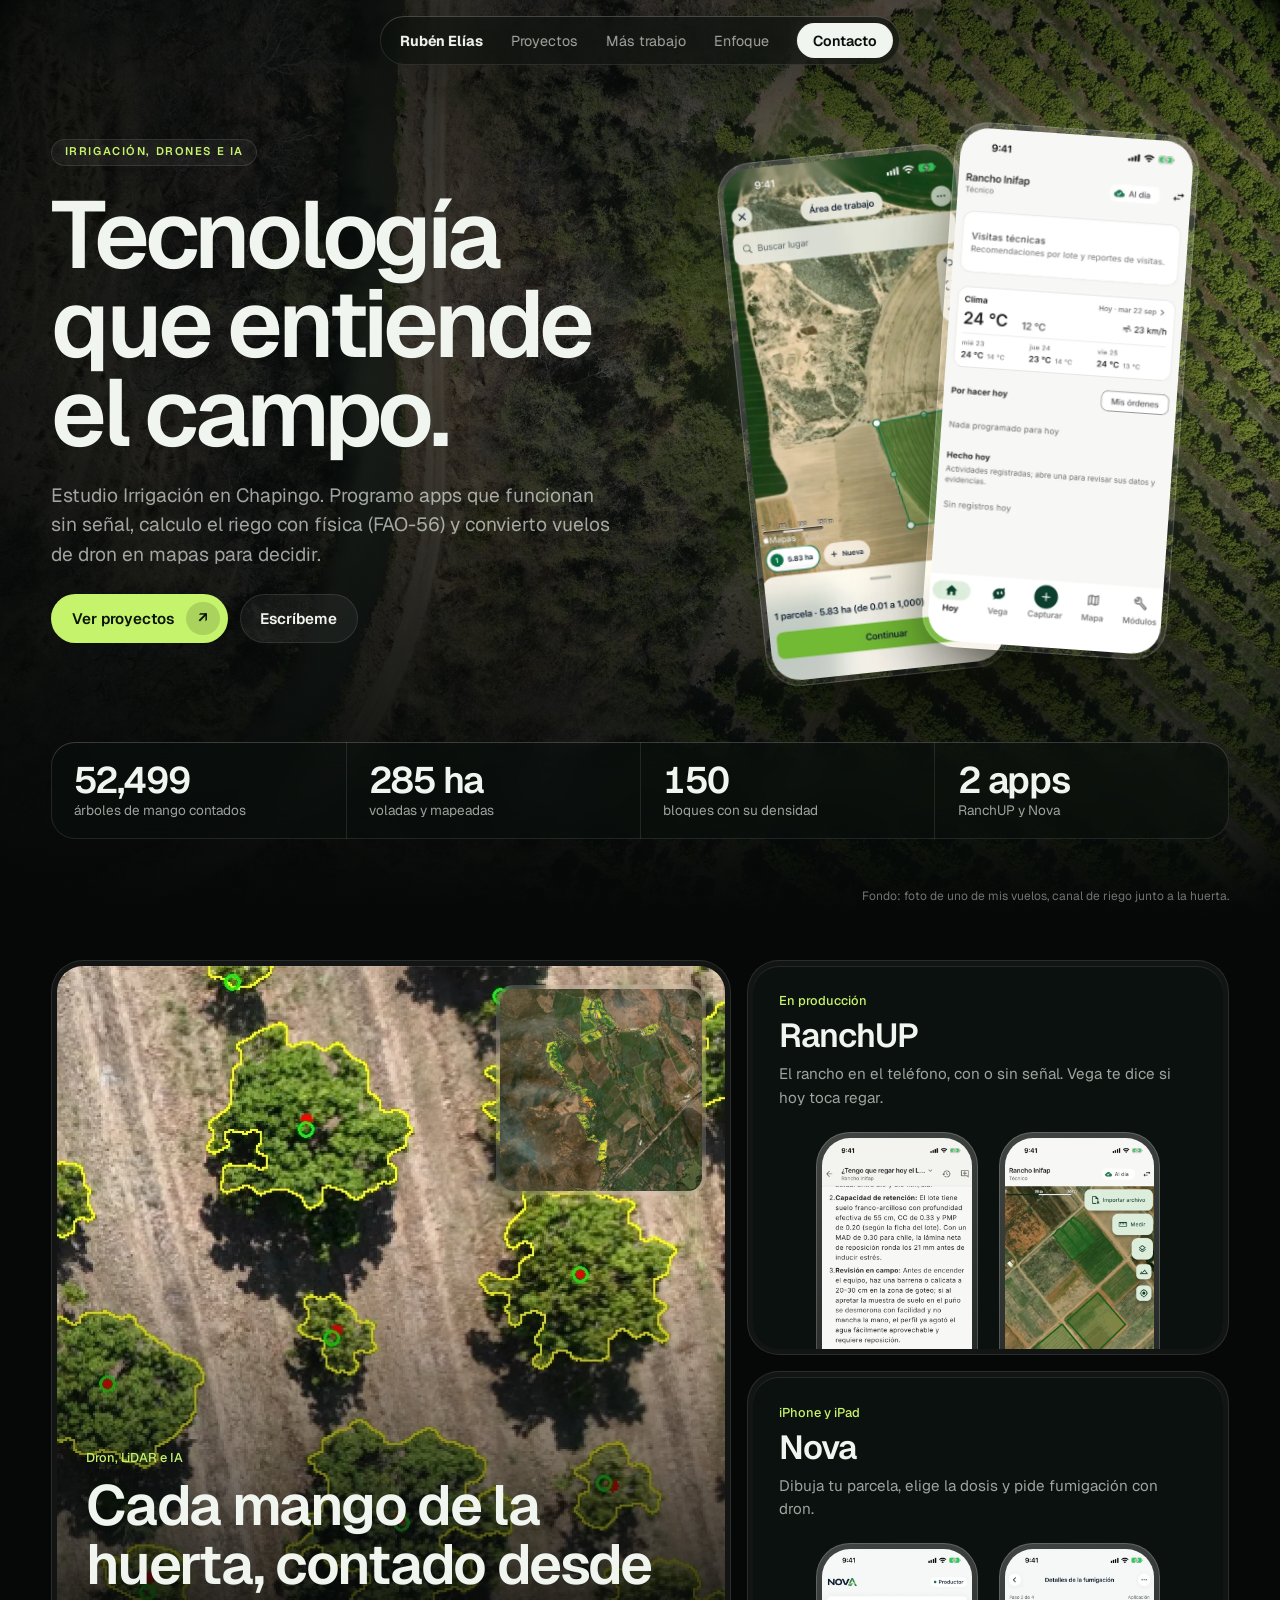
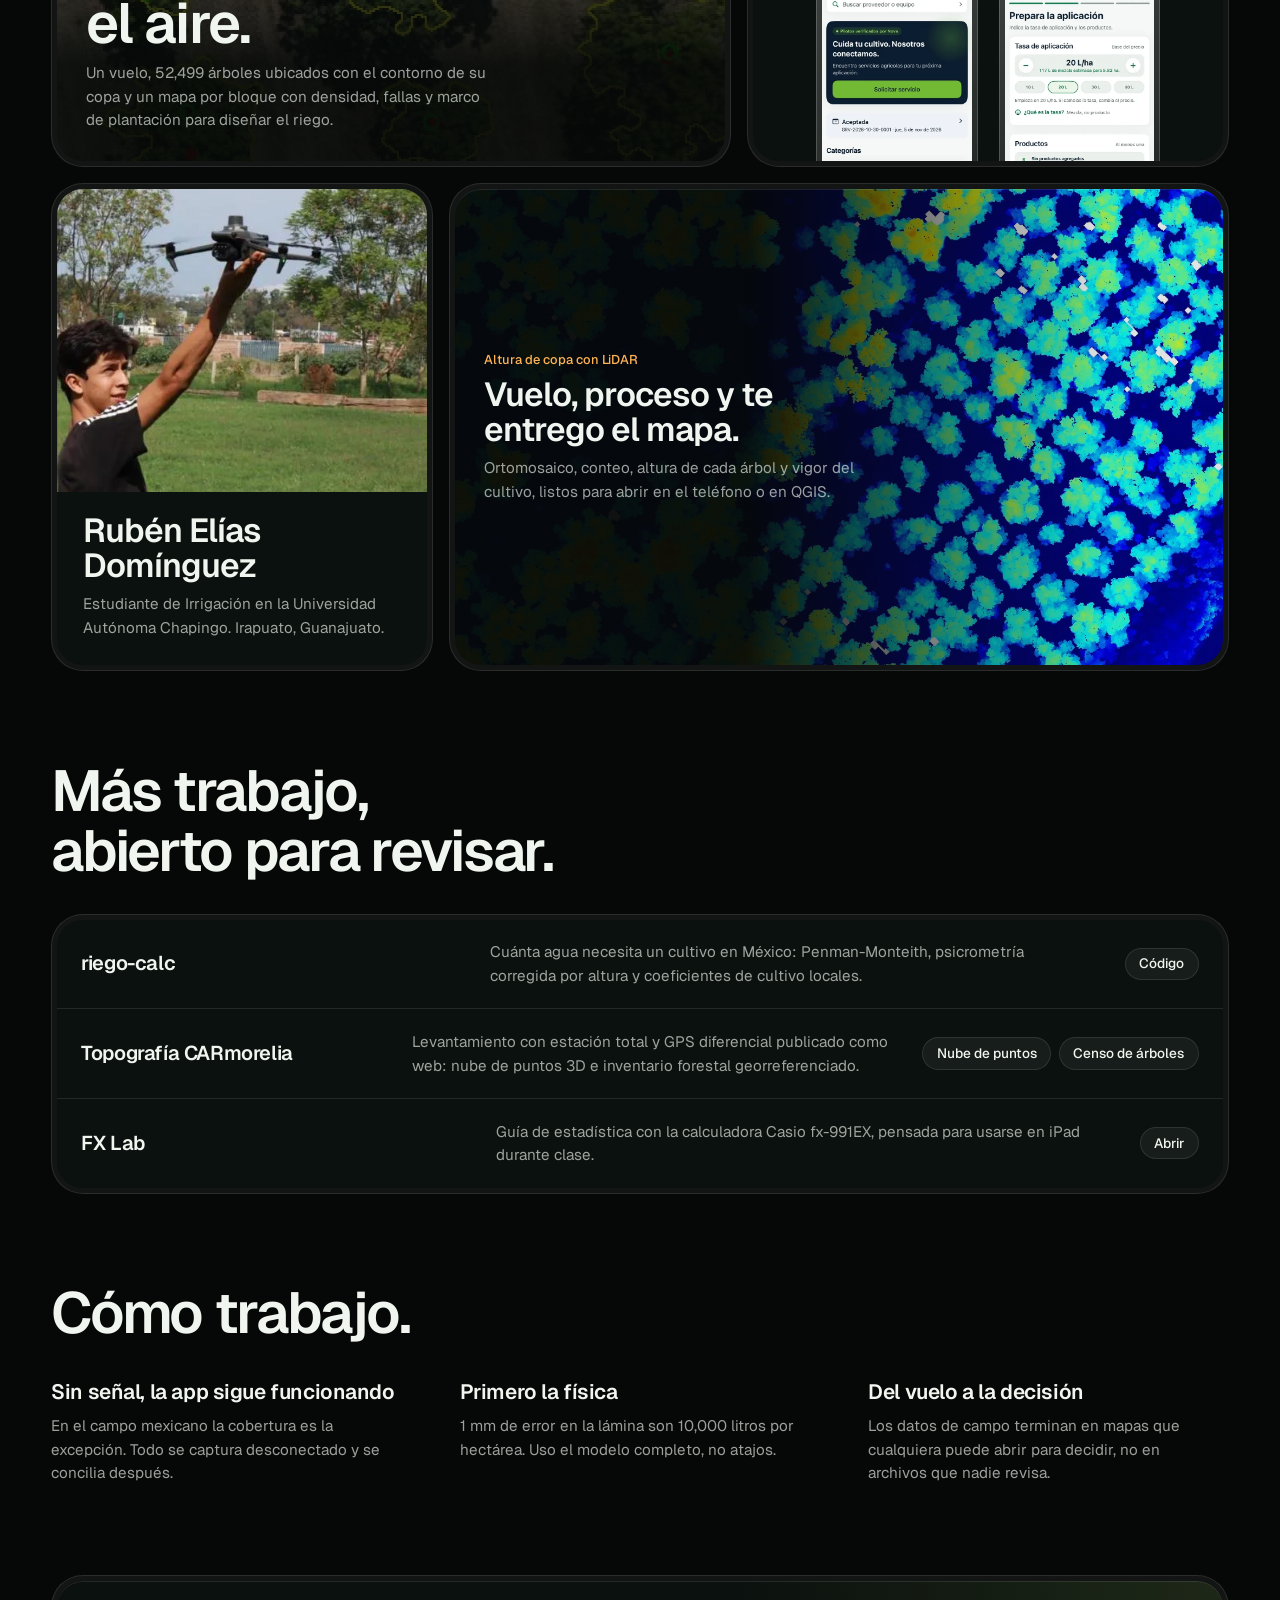
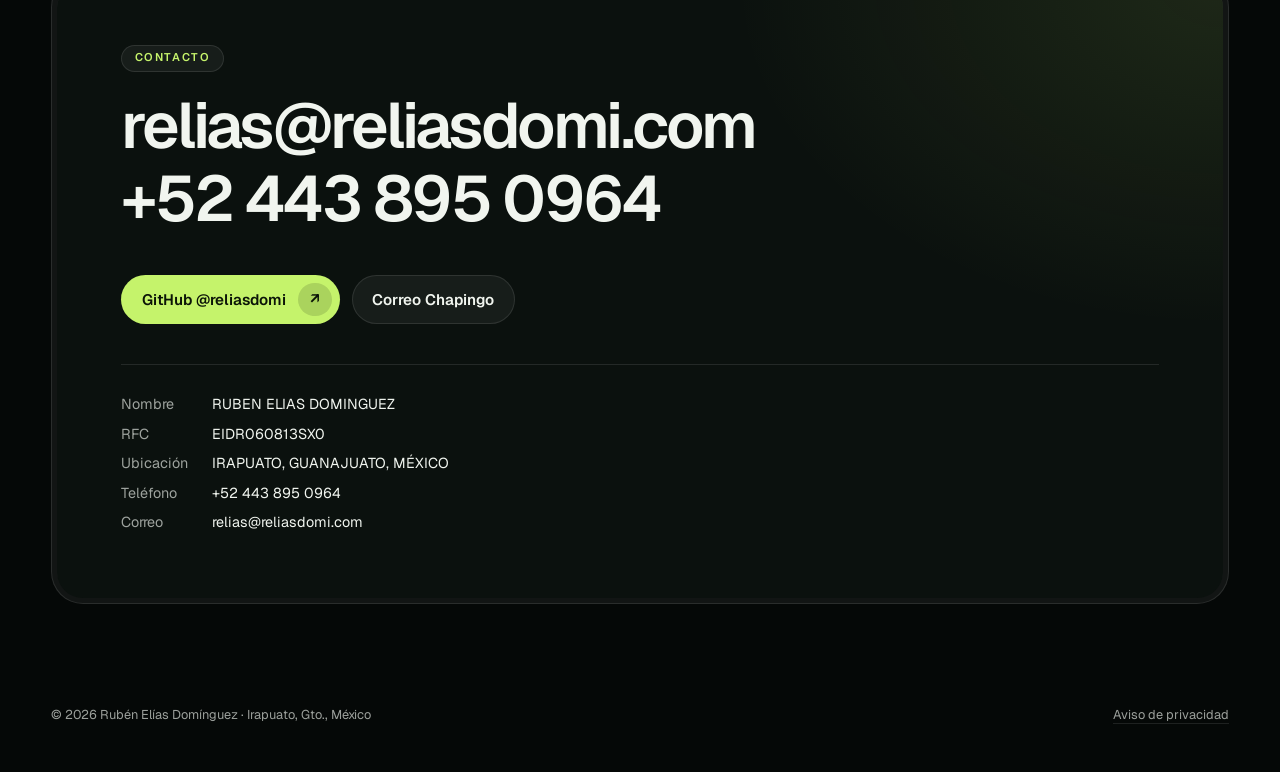
<file: index.html>
<!DOCTYPE html>
<html lang="es">
<head>
<meta charset="UTF-8">
<meta name="viewport" content="width=device-width, initial-scale=1">
<title>Rubén Elías Domínguez · Irrigación, drones y software de campo</title>
<meta name="description" content="Rubén Elías Domínguez, ingeniería en irrigación (UACh Chapingo) y software de campo: apps que funcionan sin señal, riego FAO-56 y mapas con dron. Irapuato, Guanajuato.">
<link rel="canonical" href="https://reliasdomi.com/">
<meta name="facebook-domain-verification" content="ewkbqm7igt30v31rrxkhftr3qzgkql">
<meta property="og:title" content="Rubén Elías Domínguez · Irrigación, drones y software de campo">
<meta property="og:description" content="Ingeniería en irrigación y software para el campo mexicano.">
<meta property="og:type" content="website">
<meta property="og:url" content="https://reliasdomi.com/">
<meta property="og:image" content="https://reliasdomi.com/assets/hero-huerta.webp">
<meta property="og:locale" content="es_MX">
<meta name="theme-color" content="#050807">
<link rel="icon" href="data:image/svg+xml,%3Csvg xmlns='http://www.w3.org/2000/svg' viewBox='0 0 100 100'%3E%3Crect width='100' height='100' rx='24' fill='%23050807'/%3E%3Cpath d='M50 20c14 18 21 29 21 38a21 21 0 0 1-42 0c0-9 7-20 21-38z' fill='%23c5f36b'/%3E%3C/svg%3E">
<link rel="preconnect" href="https://fonts.googleapis.com">
<link rel="preconnect" href="https://fonts.gstatic.com" crossorigin>
<link href="https://fonts.googleapis.com/css2?family=Geist:wght@300..800&display=swap" rel="stylesheet">
<link rel="preload" as="image" href="assets/hero-huerta.webp" fetchpriority="high">
<script type="application/ld+json">
{
  "@context": "https://schema.org",
  "@type": "Person",
  "name": "Rubén Elías Domínguez",
  "url": "https://reliasdomi.com/",
  "email": "mailto:relias@reliasdomi.com",
  "telephone": "+52 443 895 0964",
  "jobTitle": "Ingeniería en irrigación y desarrollo de software",
  "affiliation": {"@type": "CollegeOrUniversity", "name": "Universidad Autónoma Chapingo"},
  "address": {
    "@type": "PostalAddress",
    "addressLocality": "Irapuato",
    "addressRegion": "Guanajuato",
    "addressCountry": "MX"
  },
  "sameAs": ["https://github.com/reliasdomi"]
}
</script>
<style>
/* Un solo mundo: noche de huerta. Negro verdoso, vidrio, una luz lima. Todo el material gráfico es real. */
:root{
  --bg:#050807; --core:#0b110e; --ink:#f1f5ef; --dim:rgba(241,245,239,.64);
  --hair:rgba(255,255,255,.1); --glass:rgba(255,255,255,.05); --lime:#c5f36b; --amber:#ffb454;
  --spring:cubic-bezier(.32,.72,0,1);
  --pad:clamp(1rem,4vw,3.5rem);
  color-scheme:dark;
}
*,*::before,*::after{margin:0;padding:0;box-sizing:border-box}
html{scroll-behavior:smooth;-webkit-text-size-adjust:100%}
body{background:var(--bg);color:var(--ink);font-family:'Geist',system-ui,-apple-system,'Segoe UI',sans-serif;font-size:17px;line-height:1.55;-webkit-font-smoothing:antialiased}
img{display:block;max-width:100%;height:auto}
a{color:inherit;text-decoration:none}
a:focus-visible{outline:2px solid var(--lime);outline-offset:3px;border-radius:6px}
.skip{position:absolute;left:-999px}
.skip:focus{left:16px;top:12px;z-index:30;background:var(--lime);color:#0b1407;padding:.4rem .8rem;border-radius:99px}
.wrap{max-width:1320px;margin:0 auto;padding-inline:var(--pad)}
section{scroll-margin-top:5.5rem}

/* nav isla */
.island{position:fixed;top:1rem;left:50%;translate:-50% 0;z-index:20;display:flex;align-items:center;gap:clamp(.7rem,2.2vw,1.9rem);width:max-content;max-width:calc(100% - 1.5rem);
  border-radius:99px;padding:.45rem .45rem .45rem 1.25rem;font-size:.9rem;
  background:rgba(10,16,13,.6);box-shadow:inset 0 0 0 1px var(--hair),inset 0 1px 0 rgba(255,255,255,.12),0 20px 40px -20px rgba(0,0,0,.7);
  backdrop-filter:blur(18px);-webkit-backdrop-filter:blur(18px)}
.island b{font-weight:700;letter-spacing:-.01em;white-space:nowrap}
.island a.l{color:var(--dim);transition:color .4s var(--spring)}
.island a.l:hover{color:var(--ink)}
.island .go{background:var(--ink);color:var(--bg);border-radius:99px;padding:.4rem 1rem;font-weight:600;transition:transform .5s var(--spring)}
.island .go:hover{transform:scale(.97)}

/* piezas */
.tag{display:inline-block;border-radius:99px;padding:.3rem .85rem;font-size:.7rem;letter-spacing:.14em;text-transform:uppercase;font-weight:600;
  background:var(--glass);box-shadow:inset 0 0 0 1px var(--hair);color:var(--lime)}
.btn{display:inline-flex;align-items:center;gap:.75rem;border-radius:99px;padding:.5rem .5rem .5rem 1.3rem;font-weight:600;font-size:.95rem;background:var(--lime);color:#0b1407;transition:transform .5s var(--spring)}
.btn i{width:2.1rem;height:2.1rem;border-radius:50%;display:grid;place-items:center;font-style:normal;background:rgba(11,20,7,.14);transition:transform .5s var(--spring)}
.btn:hover{transform:scale(.98)} .btn:hover i{transform:translate(3px,-2px) scale(1.06)}
.btn.ghost{padding:.5rem 1.3rem;min-height:3.1rem;background:var(--glass);color:var(--ink);box-shadow:inset 0 0 0 1px var(--hair)}
.phone{padding:6px;border-radius:34px;aspect-ratio:512/1099;flex:none;
  background:linear-gradient(160deg,rgba(255,255,255,.22),rgba(255,255,255,.05));box-shadow:inset 0 0 0 1px rgba(255,255,255,.18)}
.phone img{width:100%;height:100%;object-fit:cover;border-radius:28px}

/* hero */
.hero{position:relative;padding:6.5rem 0 clamp(1.5rem,3vw,2.5rem);
  background:
    radial-gradient(55% 45% at 80% 32%,rgba(197,243,107,.10),transparent 70%),
    linear-gradient(90deg,rgba(5,8,7,.9) 0%,rgba(5,8,7,.62) 45%,rgba(5,8,7,.3) 100%),
    linear-gradient(180deg,rgba(5,8,7,.45),rgba(5,8,7,.15) 40%,var(--bg) 97%),
    url(assets/hero-huerta.webp) center/cover}
.hero .wrap{display:grid;gap:clamp(2rem,5vw,4rem)}
.top{display:grid;grid-template-columns:1.15fr 1fr;gap:2rem;align-items:center}
.copy{display:grid;gap:1.5rem;justify-items:start;min-width:0}
h1{font-size:clamp(2.7rem,7.4vw,6.2rem);font-weight:600;letter-spacing:-.045em;line-height:.94;text-wrap:balance}
.copy p{font-size:clamp(1rem,1.6vw,1.2rem);color:var(--dim);max-width:44ch}
.cta{display:flex;flex-wrap:wrap;gap:.75rem}
.phones{display:flex;justify-content:center;align-items:center;min-width:0}
.phones .phone{width:min(46%,250px);box-shadow:inset 0 0 0 1px rgba(255,255,255,.18),0 40px 80px -20px rgba(0,0,0,.85),0 0 90px -30px rgba(197,243,107,.35)}
.phones .phone:first-child{rotate:-6deg;margin-right:-9%;margin-top:9%}
.phones .phone:last-child{rotate:4deg;z-index:1}
.hud{display:grid;grid-template-columns:repeat(4,1fr);border-radius:24px;background:rgba(10,16,13,.55);
  box-shadow:inset 0 0 0 1px var(--hair),inset 0 1px 0 rgba(255,255,255,.1);backdrop-filter:blur(16px);-webkit-backdrop-filter:blur(16px)}
.hud div{padding:1.1rem 1.4rem;border-left:1px solid var(--hair);font-size:.85rem;color:var(--dim);min-width:0}
.hud div:first-child{border-left:0}
.hud b{display:block;font-size:clamp(1.5rem,3vw,2.3rem);font-weight:600;letter-spacing:-.03em;color:var(--ink);line-height:1.1;font-variant-numeric:tabular-nums}
.credit{font-size:.75rem;color:rgba(241,245,239,.45);justify-self:end;margin-top:-1rem}

/* bento */
.bento{display:grid;grid-template-columns:repeat(12,1fr);gap:1rem;padding-block:1rem clamp(3rem,7vw,6rem)}
.card{border-radius:32px;padding:6px;background:var(--glass);box-shadow:inset 0 0 0 1px var(--hair);min-width:0;display:grid}
.inner{border-radius:26px;background:var(--core);box-shadow:inset 0 1px 0 rgba(255,255,255,.1);overflow:hidden;position:relative;display:grid;min-width:0}
.txt{padding:1.6rem 1.6rem 0;display:grid;gap:.5rem;align-content:start}
.txt small{color:var(--lime);font-size:.8rem;font-weight:500}
h2{font-size:clamp(1.5rem,2.6vw,2.1rem);font-weight:600;letter-spacing:-.03em;line-height:1.05}
.txt p{color:var(--dim);font-size:.95rem;max-width:40ch}
.mango{grid-column:span 7;grid-row:span 2}
.mango .inner{min-height:580px;align-content:end;background:linear-gradient(180deg,rgba(5,8,7,0) 35%,rgba(5,8,7,.95) 88%),url(assets/mango-deteccion.webp) center/cover}
.mango .txt{padding:1.8rem}
.mango h2{font-size:clamp(2rem,4.4vw,3.6rem)}
.inset{position:absolute;top:1.2rem;right:1.2rem;width:min(34%,210px);border-radius:18px;padding:4px;background:rgba(255,255,255,.14);backdrop-filter:blur(8px);-webkit-backdrop-filter:blur(8px)}
.inset img{border-radius:14px;aspect-ratio:1;object-fit:cover;width:100%}
.app{grid-column:span 5}
.duo{display:flex;justify-content:center;gap:5%;height:240px;padding:1.4rem 1.4rem 0;overflow:hidden}
.duo .phone{width:38%;height:max-content;transition:transform .8s var(--spring)}
.app:hover .duo .phone{transform:translateY(-10px)}
.yo{grid-column:span 4}
.yo img{width:100%;aspect-ratio:1/.82;object-fit:cover}
.yo .txt{padding:1.4rem 1.6rem 1.6rem}
.vuelo{grid-column:span 8}
.vuelo .inner{min-height:320px;align-content:center;background:linear-gradient(90deg,rgba(5,8,7,.96) 38%,rgba(5,8,7,.1) 85%),url(assets/mango-lidar.webp) right center/cover}
.vuelo .txt{padding:1.8rem;max-width:27rem}
.vuelo small{color:var(--amber)}

/* más trabajo */
.band{padding-block:0 clamp(3rem,7vw,6rem);display:grid;gap:2rem}
.band>h2{font-size:clamp(2rem,4.6vw,3.6rem);letter-spacing:-.04em;max-width:16ch;text-wrap:balance}
.rows{list-style:none;border-radius:32px;padding:6px;background:var(--glass);box-shadow:inset 0 0 0 1px var(--hair)}
.rows li{display:grid;grid-template-columns:minmax(0,1fr) minmax(0,1.6fr) auto;gap:.5rem 2rem;align-items:center;padding:1.3rem 1.5rem;background:var(--core);border-top:1px solid var(--hair)}
.rows li:first-child{border-top:0;border-radius:26px 26px 0 0}
.rows li:last-child{border-radius:0 0 26px 26px}
.rows h3{font-size:1.25rem;font-weight:600;letter-spacing:-.02em}
.rows p{color:var(--dim);font-size:.95rem}
.rows .lk{display:flex;flex-wrap:wrap;gap:.5rem}
.rows .lk a{border-radius:99px;padding:.35rem .9rem;font-size:.85rem;font-weight:500;background:var(--glass);box-shadow:inset 0 0 0 1px var(--hair);transition:background .4s var(--spring),color .4s var(--spring)}
.rows .lk a:hover{background:var(--lime);color:#0b1407}
.how{list-style:none;display:grid;grid-template-columns:repeat(3,1fr);gap:clamp(1.5rem,4vw,3rem)}
.how h3{font-size:1.3rem;font-weight:600;letter-spacing:-.02em;margin-bottom:.4rem}
.how p{color:var(--dim);font-size:.95rem;max-width:34ch}

/* contacto */
.contact{padding-block:0 clamp(3rem,6vw,5rem)}
.contact .card{display:block}
.contact .inner{padding:clamp(1.5rem,5vw,4rem);gap:2.5rem;background:radial-gradient(60% 80% at 100% 0%,rgba(197,243,107,.1),transparent 70%),var(--core)}
.mails{display:grid;gap:.2rem;justify-items:start}
.mails a{font-size:clamp(1.6rem,5.6vw,4rem);font-weight:600;letter-spacing:-.04em;line-height:1.1;overflow-wrap:anywhere;transition:color .4s var(--spring)}
.mails a:hover{color:var(--lime)}
.legal{display:grid;grid-template-columns:max-content minmax(0,1fr);gap:.45rem 1.5rem;font-size:.9rem;border-top:1px solid var(--hair);padding-top:1.75rem}
.legal dt{color:var(--dim)}
.legal dd{overflow-wrap:anywhere}
footer{display:flex;justify-content:space-between;flex-wrap:wrap;gap:.5rem 1rem;padding-block:1.5rem 3rem;font-size:.8rem;color:var(--dim)}
footer a{border-bottom:1px solid var(--hair)}
footer a:hover{color:var(--lime)}

/* un solo momento de movimiento: la entrada de la portada */
@media (prefers-reduced-motion:no-preference){
  @keyframes rise{from{opacity:0;transform:translateY(22px)}to{opacity:1;transform:none}}
  @keyframes drift{from{translate:0 0}to{translate:0 -10px}}
  .copy>*,.hud{animation:rise .9s var(--spring) both}
  .copy>:nth-child(2){animation-delay:.08s}.copy>:nth-child(3){animation-delay:.16s}.copy>:nth-child(4){animation-delay:.24s}.hud{animation-delay:.4s}
  .phones .phone{animation:drift 5s ease-in-out infinite alternate}
  .phones .phone:last-child{animation-duration:6.5s;animation-delay:-2s}
}
@media (prefers-reduced-motion:reduce){html{scroll-behavior:auto}}

@media (max-width:820px){
  .top{grid-template-columns:1fr}
  .phones .phone{rotate:0deg!important;width:42%}
  .phones .phone:first-child{margin-right:-4%}
  .hud{grid-template-columns:1fr 1fr}
  .hud div:nth-child(3){border-left:0}
  .hud div:nth-child(n+3){border-top:1px solid var(--hair)}
  .bento>*{grid-column:1/-1}
  .mango .inner{min-height:440px}
  .vuelo .inner{min-height:400px;align-content:end;background:linear-gradient(180deg,rgba(5,8,7,.1),rgba(5,8,7,.96) 70%),url(assets/mango-lidar.webp) center top/cover}
  .rows li{grid-template-columns:1fr}
  .how{grid-template-columns:1fr}
  .legal{grid-template-columns:1fr;gap:.1rem}
  .legal dd{margin-bottom:.7rem}
  .island a.l:nth-of-type(n+2){display:none}
  .hero{background:
    linear-gradient(180deg,rgba(5,8,7,.78),rgba(5,8,7,.6) 45%,var(--bg) 97%),
    url(assets/hero-huerta.webp) 70% center/cover}
}
</style>
</head>
<body>
<a class="skip" href="#contenido">Saltar al contenido</a>

<nav class="island" aria-label="Secciones">
  <b>Rubén Elías</b>
  <a class="l" href="#proyectos">Proyectos</a>
  <a class="l" href="#mas">Más trabajo</a>
  <a class="l" href="#enfoque">Enfoque</a>
  <a class="go" href="#contacto">Contacto</a>
</nav>

<main id="contenido">
  <section class="hero">
    <div class="wrap">
      <div class="top">
        <div class="copy">
          <span class="tag">Irrigación, drones e IA</span>
          <h1>Tecnología que entiende el campo.</h1>
          <p>Estudio Irrigación en Chapingo. Programo apps que funcionan sin señal, calculo el riego con física (FAO-56) y convierto vuelos de dron en mapas para decidir.</p>
          <div class="cta"><a class="btn" href="#proyectos">Ver proyectos <i aria-hidden="true">↗</i></a><a class="btn ghost" href="#contacto">Escríbeme</a></div>
        </div>
        <div class="phones">
          <div class="phone"><img src="assets/nova-1.webp" alt="Nova: parcela dibujada sobre el mapa para pedir un servicio" width="500" height="1087"></div>
          <div class="phone"><img src="assets/ru-hoy.webp" alt="RanchUP: pantalla Hoy con clima y pendientes del rancho" width="500" height="1087"></div>
        </div>
      </div>
      <div class="hud">
        <div><b>52,499</b>árboles de mango contados</div>
        <div><b>285 ha</b>voladas y mapeadas</div>
        <div><b>150</b>bloques con su densidad</div>
        <div><b>2 apps</b>RanchUP y Nova</div>
      </div>
      <p class="credit">Fondo: foto de uno de mis vuelos, canal de riego junto a la huerta.</p>
    </div>
  </section>

  <section id="proyectos" class="wrap bento">
    <article class="card mango"><div class="inner">
      <div class="inset"><img src="assets/mango-mapa.webp" alt="Mapa de los bloques de la huerta sobre imagen satelital" loading="lazy" width="1100" height="1100"></div>
      <div class="txt"><small>Dron, LiDAR e IA</small><h2>Cada mango de la huerta, contado desde el aire.</h2><p>Un vuelo, 52,499 árboles ubicados con el contorno de su copa y un mapa por bloque con densidad, fallas y marco de plantación para diseñar el riego.</p></div>
    </div></article>
    <article class="card app"><div class="inner">
      <div class="txt"><small>En producción</small><h2>RanchUP</h2><p>El rancho en el teléfono, con o sin señal. Vega te dice si hoy toca regar.</p></div>
      <div class="duo"><div class="phone"><img src="assets/ru-vega.webp" alt="RanchUP: Vega responde si hay que regar el lote" loading="lazy" width="500" height="1087"></div><div class="phone"><img src="assets/ru-mapa.webp" alt="RanchUP: mapa de lotes sin conexión" loading="lazy" width="500" height="1087"></div></div>
    </div></article>
    <article class="card app"><div class="inner">
      <div class="txt"><small>iPhone y iPad</small><h2>Nova</h2><p>Dibuja tu parcela, elige la dosis y pide fumigación con dron.</p></div>
      <div class="duo"><div class="phone"><img src="assets/nova-2.webp" alt="Nova: pantalla de inicio" loading="lazy" width="500" height="1087"></div><div class="phone"><img src="assets/nova-3.webp" alt="Nova: preparar la aplicación y su dosis" loading="lazy" width="500" height="1087"></div></div>
    </div></article>
    <article class="card yo"><div class="inner">
      <img src="assets/yo.webp" alt="Rubén sosteniendo un dron en campo" loading="lazy" width="460" height="460">
      <div class="txt"><h2>Rubén Elías Domínguez</h2><p>Estudiante de Irrigación en la Universidad Autónoma Chapingo. Irapuato, Guanajuato.</p></div>
    </div></article>
    <article class="card vuelo"><div class="inner">
      <div class="txt"><small>Altura de copa con LiDAR</small><h2>Vuelo, proceso y te entrego el mapa.</h2><p>Ortomosaico, conteo, altura de cada árbol y vigor del cultivo, listos para abrir en el teléfono o en QGIS.</p></div>
    </div></article>
  </section>

  <section id="mas" class="wrap band">
    <h2>Más trabajo, abierto para revisar.</h2>
    <ul class="rows">
      <li><h3>riego-calc</h3><p>Cuánta agua necesita un cultivo en México: Penman-Monteith, psicrometría corregida por altura y coeficientes de cultivo locales.</p>
        <div class="lk"><a href="https://github.com/reliasdomi/riego-calc">Código</a></div></li>
      <li><h3>Topografía CARmorelia</h3><p>Levantamiento con estación total y GPS diferencial publicado como web: nube de puntos 3D e inventario forestal georreferenciado.</p>
        <div class="lk"><a href="https://reliasdomi.github.io/nube-puntos-CARmorelia/">Nube de puntos</a><a href="https://reliasdomi.github.io/CARmorelia-arboles-georreferenciados/">Censo de árboles</a></div></li>
      <li><h3>FX Lab</h3><p>Guía de estadística con la calculadora Casio fx-991EX, pensada para usarse en iPad durante clase.</p>
        <div class="lk"><a href="casio-fx991ex/">Abrir</a></div></li>
    </ul>
  </section>

  <section id="enfoque" class="wrap band">
    <h2>Cómo trabajo.</h2>
    <ul class="how">
      <li><h3>Sin señal, la app sigue funcionando</h3><p>En el campo mexicano la cobertura es la excepción. Todo se captura desconectado y se concilia después.</p></li>
      <li><h3>Primero la física</h3><p>1 mm de error en la lámina son 10,000 litros por hectárea. Uso el modelo completo, no atajos.</p></li>
      <li><h3>Del vuelo a la decisión</h3><p>Los datos de campo terminan en mapas que cualquiera puede abrir para decidir, no en archivos que nadie revisa.</p></li>
    </ul>
  </section>

  <section id="contacto" class="wrap contact">
    <div class="card"><div class="inner">
      <div class="mails">
        <span class="tag" style="margin-bottom:1rem">Contacto</span>
        <a href="mailto:relias@reliasdomi.com">relias@reliasdomi.com</a>
        <a href="tel:+524438950964">+52 443 895 0964</a>
      </div>
      <div class="cta"><a class="btn" href="https://github.com/reliasdomi">GitHub @reliasdomi <i aria-hidden="true">↗</i></a><a class="btn ghost" href="mailto:al24206161@chapingo.mx">Correo Chapingo</a></div>
      <dl class="legal">
        <dt>Nombre</dt><dd>RUBEN ELIAS DOMINGUEZ</dd>
        <dt>RFC</dt><dd>EIDR060813SX0</dd>
        <dt>Ubicación</dt><dd>IRAPUATO, GUANAJUATO, MÉXICO</dd>
        <dt>Teléfono</dt><dd>+52 443 895 0964</dd>
        <dt>Correo</dt><dd>relias@reliasdomi.com</dd>
      </dl>
    </div></div>
  </section>
</main>

<footer class="wrap">
  <span>© 2026 Rubén Elías Domínguez · Irapuato, Gto., México</span>
  <span><a href="privacidad.html">Aviso de privacidad</a></span>
</footer>
</body>
</html>
</file>
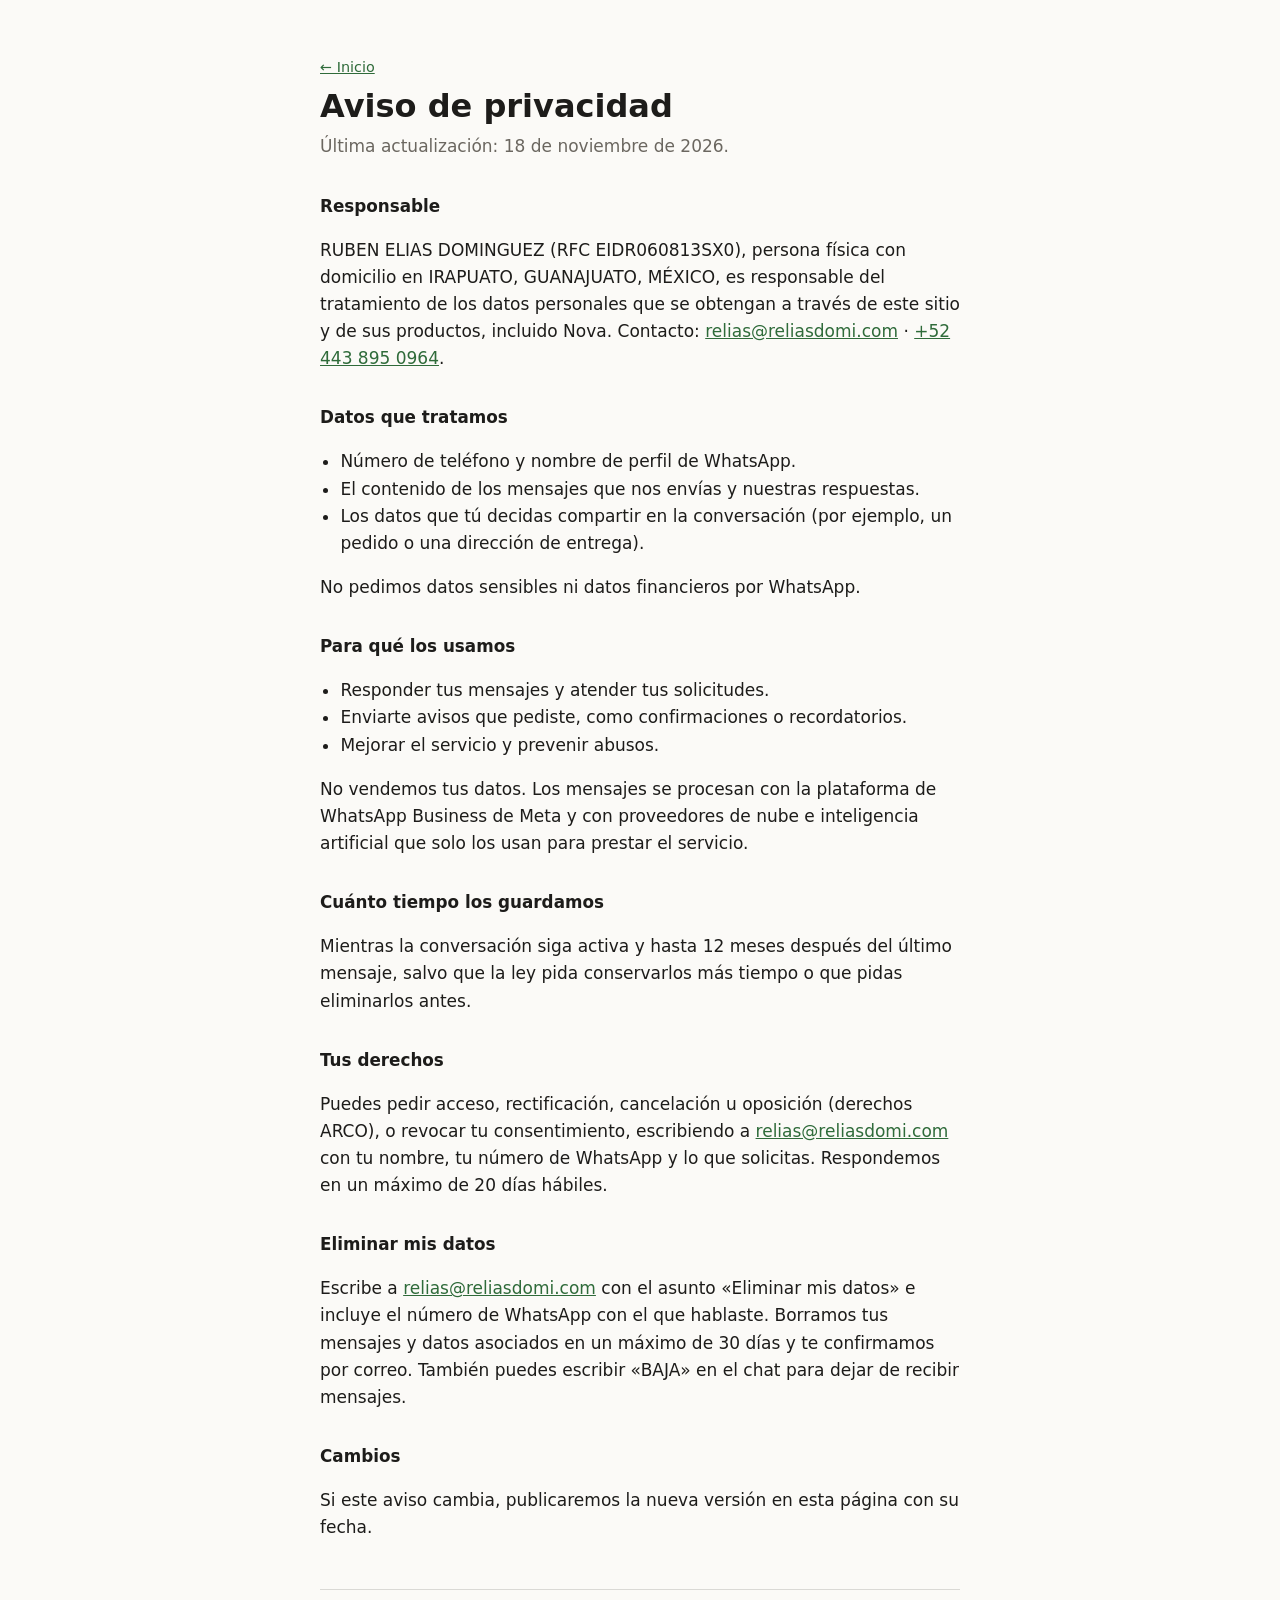
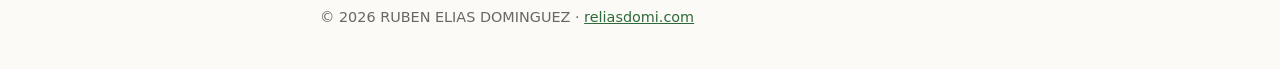
<file: privacidad.html>
<!doctype html>
<html lang="es">
<head>
<meta charset="utf-8">
<meta name="viewport" content="width=device-width, initial-scale=1">
<title>Aviso de privacidad · Rubén Elías Domínguez</title>
<link rel="stylesheet" href="estilo.css">
<link rel="canonical" href="https://reliasdomi.com/privacidad.html">
</head>
<body>
<main>
  <p class="eyebrow"><a href="index.html">← Inicio</a></p>
  <h1>Aviso de privacidad</h1>
  <p class="lead">Última actualización: 18 de noviembre de 2026.</p>

  <h2>Responsable</h2>
  <p>RUBEN ELIAS DOMINGUEZ (RFC EIDR060813SX0), persona física con domicilio en IRAPUATO, GUANAJUATO, MÉXICO, es responsable del tratamiento de los datos personales que se obtengan a través de este sitio y de sus productos, incluido Nova. Contacto: <a href="mailto:relias@reliasdomi.com">relias@reliasdomi.com</a> · <a href="tel:+524438950964">+52 443 895 0964</a>.</p>

  <h2>Datos que tratamos</h2>
  <ul>
    <li>Número de teléfono y nombre de perfil de WhatsApp.</li>
    <li>El contenido de los mensajes que nos envías y nuestras respuestas.</li>
    <li>Los datos que tú decidas compartir en la conversación (por ejemplo, un pedido o una dirección de entrega).</li>
  </ul>
  <p>No pedimos datos sensibles ni datos financieros por WhatsApp.</p>

  <h2>Para qué los usamos</h2>
  <ul>
    <li>Responder tus mensajes y atender tus solicitudes.</li>
    <li>Enviarte avisos que pediste, como confirmaciones o recordatorios.</li>
    <li>Mejorar el servicio y prevenir abusos.</li>
  </ul>
  <p>No vendemos tus datos. Los mensajes se procesan con la plataforma de WhatsApp Business de Meta y con proveedores de nube e inteligencia artificial que solo los usan para prestar el servicio.</p>

  <h2>Cuánto tiempo los guardamos</h2>
  <p>Mientras la conversación siga activa y hasta 12 meses después del último mensaje, salvo que la ley pida conservarlos más tiempo o que pidas eliminarlos antes.</p>

  <h2>Tus derechos</h2>
  <p>Puedes pedir acceso, rectificación, cancelación u oposición (derechos ARCO), o revocar tu consentimiento, escribiendo a <a href="mailto:relias@reliasdomi.com">relias@reliasdomi.com</a> con tu nombre, tu número de WhatsApp y lo que solicitas. Respondemos en un máximo de 20 días hábiles.</p>

  <h2 id="eliminar">Eliminar mis datos</h2>
  <p>Escribe a <a href="mailto:relias@reliasdomi.com?subject=Eliminar%20mis%20datos">relias@reliasdomi.com</a> con el asunto «Eliminar mis datos» e incluye el número de WhatsApp con el que hablaste. Borramos tus mensajes y datos asociados en un máximo de 30 días y te confirmamos por correo. También puedes escribir «BAJA» en el chat para dejar de recibir mensajes.</p>

  <h2>Cambios</h2>
  <p>Si este aviso cambia, publicaremos la nueva versión en esta página con su fecha.</p>
  <footer>© 2026 RUBEN ELIAS DOMINGUEZ · <a href="https://reliasdomi.com/">reliasdomi.com</a></footer>
</main>
</body>
</html>
</file>
<file: estilo.css>
:root { --bg: #fbfaf7; --fg: #1d1c1a; --muted: #6b6760; --accent: #2f6b3a; }
@media (prefers-color-scheme: dark) { :root { --bg: #151514; --fg: #ecebe7; --muted: #a29e96; --accent: #7fbf8a; } }
body { margin: 0; background: var(--bg); color: var(--fg); font: 17px/1.6 system-ui, -apple-system, "Segoe UI", sans-serif; }
main { max-width: 640px; margin: 0 auto; padding: 56px 20px 40px; }
h1 { font-size: 2rem; line-height: 1.2; margin: 0 0 8px; }
h2 { font-size: 1.05rem; margin: 32px 0 6px; }
.eyebrow { color: var(--muted); font-size: .9rem; margin: 0 0 8px; }
.lead { color: var(--muted); margin: 0 0 8px; }
a { color: var(--accent); }
ul { padding-left: 1.2em; }
footer { margin-top: 48px; padding-top: 16px; border-top: 1px solid color-mix(in srgb, var(--fg) 15%, transparent); color: var(--muted); font-size: .9rem; }
</file>
